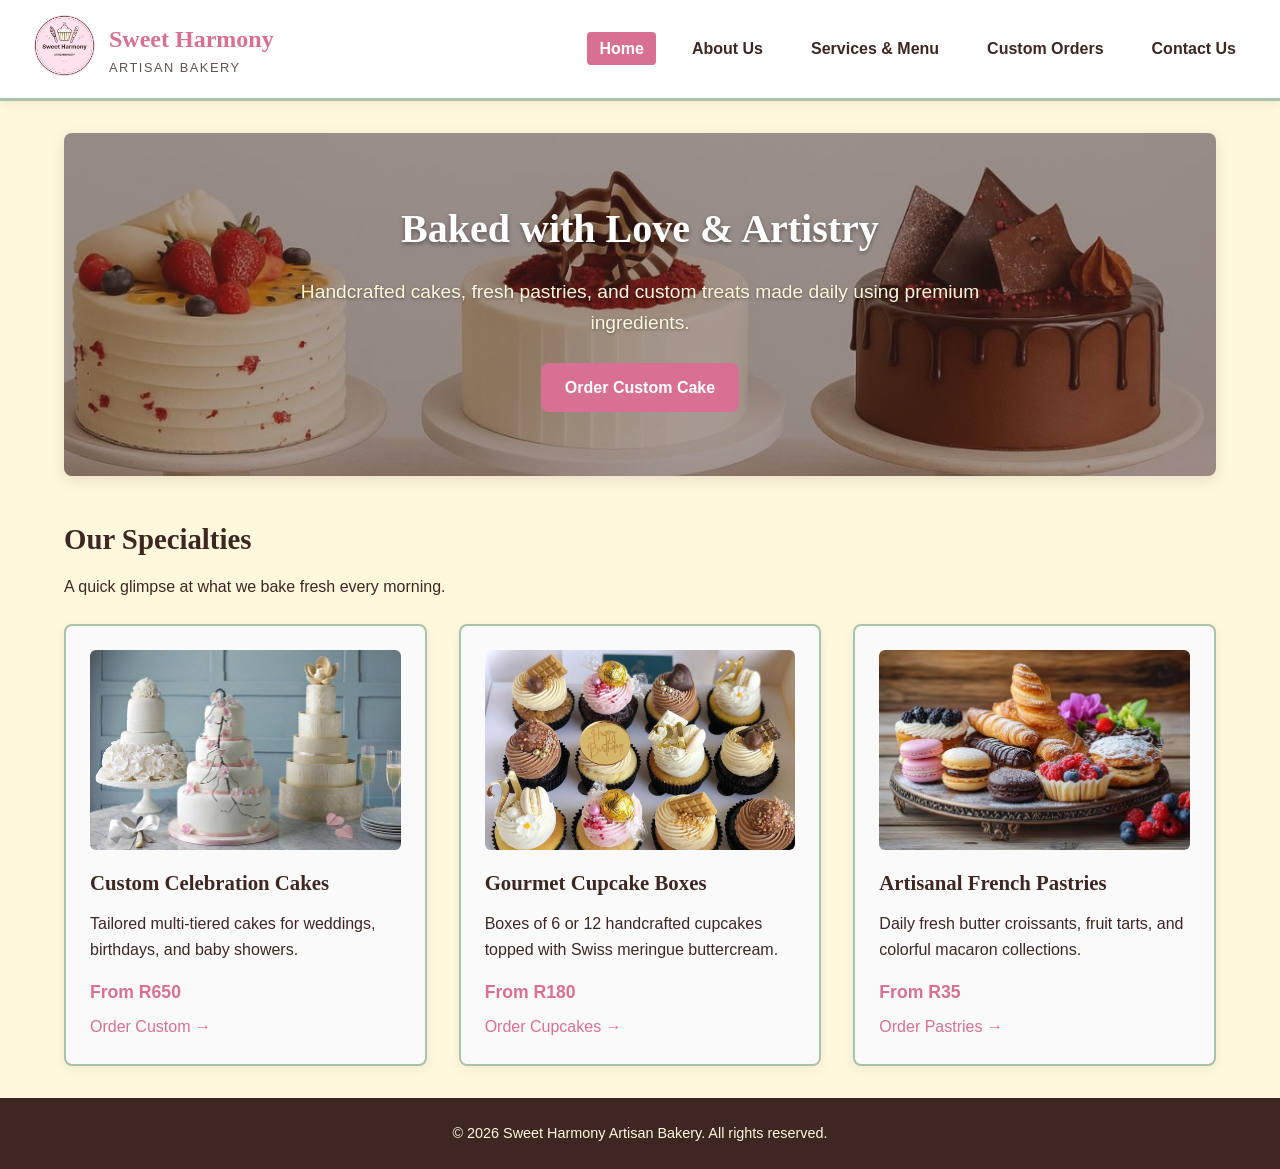
<file: index.html>
<!DOCTYPE html>
<html lang="en">
<head>
    <meta charset="UTF-8">
    <meta name="viewport" content="width=device-width, initial-scale=1.0">
    <!-- SEO Meta Tags -->
    <title>Sweet Harmony Artisan Bakery | Handcrafted Cakes & Pastries</title>
    <meta name="description" content="Welcome to Sweet Harmony Artisan Bakery. Order custom celebration cakes, gourmet cupcake boxes, and artisanal French pastries made fresh daily in Johannesburg.">
    <meta name="keywords" content="artisan bakery, custom celebration cakes, gourmet cupcakes, French pastries, Sweet Harmony Bakery Johannesburg">
    <!-- External Centralized Stylesheet (Section 2.1) -->
    <link rel="stylesheet" href="css/styles.css">
</head>
<body>

    <!-- ================================================================= -->
    <!-- HEADER & NAVIGATION SECTION                                       -->
    <!-- Contains brand logo, subtitle tagline, and main site menu links   -->
    <!-- ================================================================= -->
    <header>
        <div class="brand-container">
            <a href="index.html">
                <img src="images/logo.png" alt="Sweet Harmony Artisan Bakery Logo" class="site-logo">
            </a>
            <div class="logo-container">
                <h1>Sweet Harmony</h1>
                <p>Artisan Bakery</p>
            </div>
        </div>
        <nav class="main-nav">
            <ul>
                <li><a href="index.html" class="active">Home</a></li>
                <li><a href="about.html">About Us</a></li>
                <li><a href="services.html">Services & Menu</a></li>
                <li><a href="enquiry.html">Custom Orders</a></li>
                <li><a href="contact.html">Contact Us</a></li>
            </ul>
        </nav>
    </header>

    <!-- ================================================================= -->
    <!-- MAIN CONTENT AREA - HERO & FEATURED SPECIALTIES                   -->
    <!-- ================================================================= -->
    <main class="page-content">
        
        <!-- Hero Showcase Banner -->
        <section class="hero-section">
            <div class="hero-overlay">
                <div class="hero-content">
                    <h1>Baked with Love &amp; Artistry</h1>
                    <p>Handcrafted cakes, fresh pastries, and custom treats made daily using premium ingredients.</p>
                    <a href="enquiry.html" class="cta-button">Order Custom Cake</a>
                </div>
            </div>
        </section>

        <!-- Featured Product Categories Grid -->
        <section class="featured-section">
            <h2>Our Specialties</h2>
            <p class="subtitle">A quick glimpse at what we bake fresh every morning.</p>

            <div class="card-grid">

                <!-- Specialty 1: Custom Celebration Cakes -->
                <article class="card">
                    <img src="images/custom-cakes.jpg" alt="Custom Celebration Cakes" class="responsive-img">
                    <h3>Custom Celebration Cakes</h3>
                    <p>Tailored multi-tiered cakes for weddings, birthdays, and baby showers.</p>
                    <span class="price">From R650</span>
                    <a href="enquiry.html" class="card-link">Order Custom &rarr;</a>
                </article>

                <!-- Specialty 2: Gourmet Cupcake Boxes -->
                <article class="card">
                    <img src="images/cupcakes.jpg" alt="Gourmet Cupcake Boxes" class="responsive-img">
                    <h3>Gourmet Cupcake Boxes</h3>
                    <p>Boxes of 6 or 12 handcrafted cupcakes topped with Swiss meringue buttercream.</p>
                    <span class="price">From R180</span>
                    <a href="enquiry.html" class="card-link">Order Cupcakes &rarr;</a>
                </article>

                <!-- Specialty 3: Artisanal French Pastries -->
                <article class="card">
                    <img src="images/pastries.jpg" alt="Artisanal French Pastries" class="responsive-img">
                    <h3>Artisanal French Pastries</h3>
                    <p>Daily fresh butter croissants, fruit tarts, and colorful macaron collections.</p>
                    <span class="price">From R35</span>
                    <a href="enquiry.html" class="card-link">Order Pastries &rarr;</a>
                </article>

            </div>
        </section>
    </main>

    <!-- ================================================================= -->
    <!-- FOOTER SECTION                                                    -->
    <!-- Global site copyright notice                                      -->
    <!-- ================================================================= -->
    <footer>
        <p>&copy; 2026 Sweet Harmony Artisan Bakery. All rights reserved.</p>
    </footer>

    <!-- Global JavaScript File -->
    <script src="js/main.js"></script>
</body>
</html>
</file>
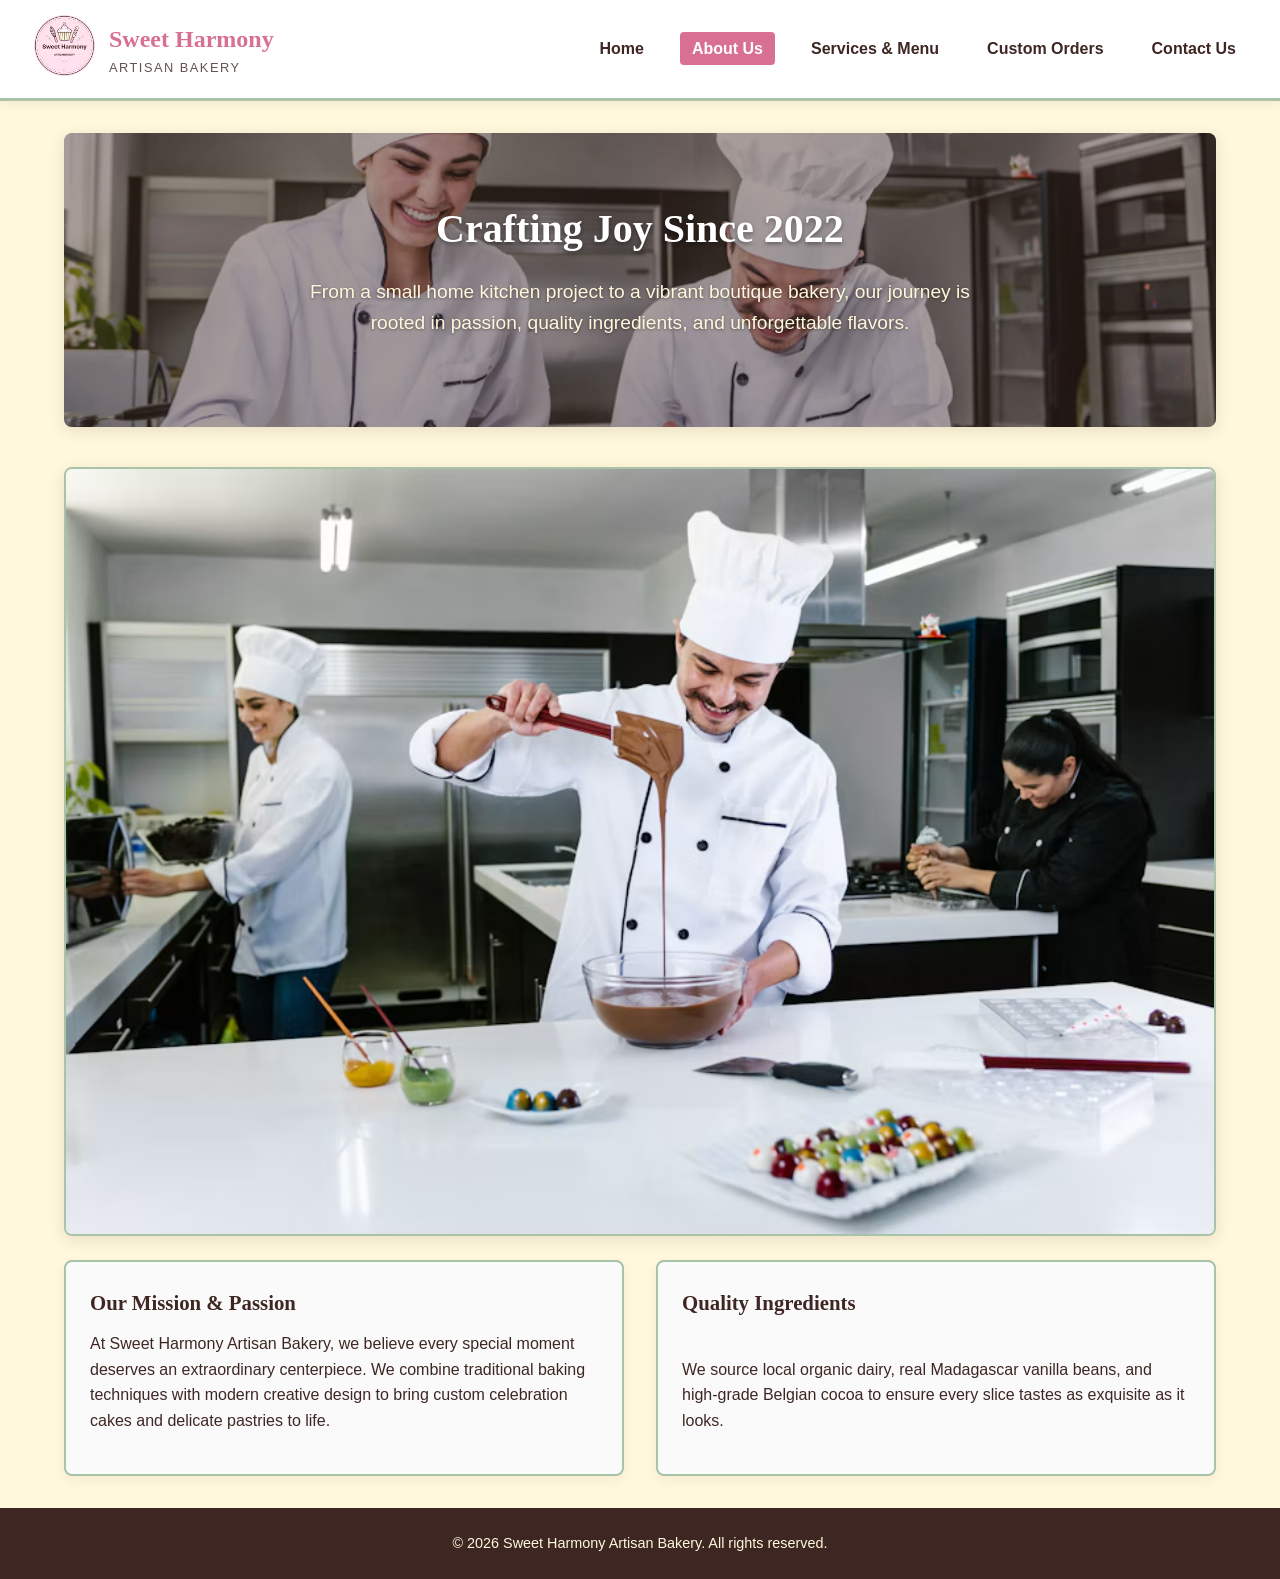
<file: about.html>
<!DOCTYPE html>
<html lang="en">
<head>
    <meta charset="UTF-8">
    <meta name="viewport" content="width=device-width, initial-scale=1.0">
    <!-- SEO Meta Tags -->
    <title>Our Story & Mission | Sweet Harmony Artisan Bakery</title>
    <meta name="description" content="Discover the story behind Sweet Harmony Artisan Bakery. Learn about our passion for baking, quality organic ingredients, and custom celebration cakes since 2022.">
    <meta name="keywords" content="bakery story, Sweet Harmony history, artisan bakery mission, quality ingredients, about us bakery">
    <link rel="stylesheet" href="css/styles.css">
</head>
<body>

    <!-- ================================================================= -->
    <!-- HEADER & NAVIGATION SECTION                                       -->
    <!-- ================================================================= -->
    <header>
        <div class="brand-container">
            <a href="index.html">
                <img src="images/logo.png" alt="Sweet Harmony Artisan Bakery Logo" class="site-logo">
            </a>
            <div class="logo-container">
                <h1>Sweet Harmony</h1>
                <p>Artisan Bakery</p>
            </div>
        </div>
        <nav class="main-nav">
            <ul>
                <li><a href="index.html">Home</a></li>
                <li><a href="about.html" class="active">About Us</a></li>
                <li><a href="services.html">Services & Menu</a></li>
                <li><a href="enquiry.html">Custom Orders</a></li>
                <li><a href="contact.html">Contact Us</a></li>
            </ul>
        </nav>
    </header>

    <!-- ================================================================= -->
    <!-- MAIN CONTENT AREA - ABOUT US                                      -->
    <!-- ================================================================= -->
    <main class="page-content">
    
        <section class="about-hero">
            <div class="hero-overlay">
                <div class="hero-content">
                    <h2>Crafting Joy Since 2022</h2>
                    <p>From a small home kitchen project to a vibrant boutique bakery, our journey is rooted in passion, quality ingredients, and unforgettable flavors.</p>
                </div>
            </div>
        </section>

        <!-- Bakery Interior Showcase Image -->
        <div class="about-showcase">
            <img src="images/bakery-interior.jpg" alt="Sweet Harmony Artisan Bakery Interior" class="showcase-img">
        </div>

        <section class="about-details card-grid">
            <article class="card">
                <h3>Our Mission &amp; Passion</h3>
                <p>At Sweet Harmony Artisan Bakery, we believe every special moment deserves an extraordinary centerpiece. We combine traditional baking techniques with modern creative design to bring custom celebration cakes and delicate pastries to life.</p>
            </article>

            <article class="card">
                <h3>Quality Ingredients</h3>
                <p>We source local organic dairy, real Madagascar vanilla beans, and high-grade Belgian cocoa to ensure every slice tastes as exquisite as it looks.</p>
            </article>
        </section>

    </main>

    <!-- ================================================================= -->
    <!-- FOOTER SECTION                                                    -->
    <!-- ================================================================= -->
    <footer>
        <p>&copy; 2026 Sweet Harmony Artisan Bakery. All rights reserved.</p>
    </footer>

    <script src="js/main.js"></script>
</body>
</html>
</file>
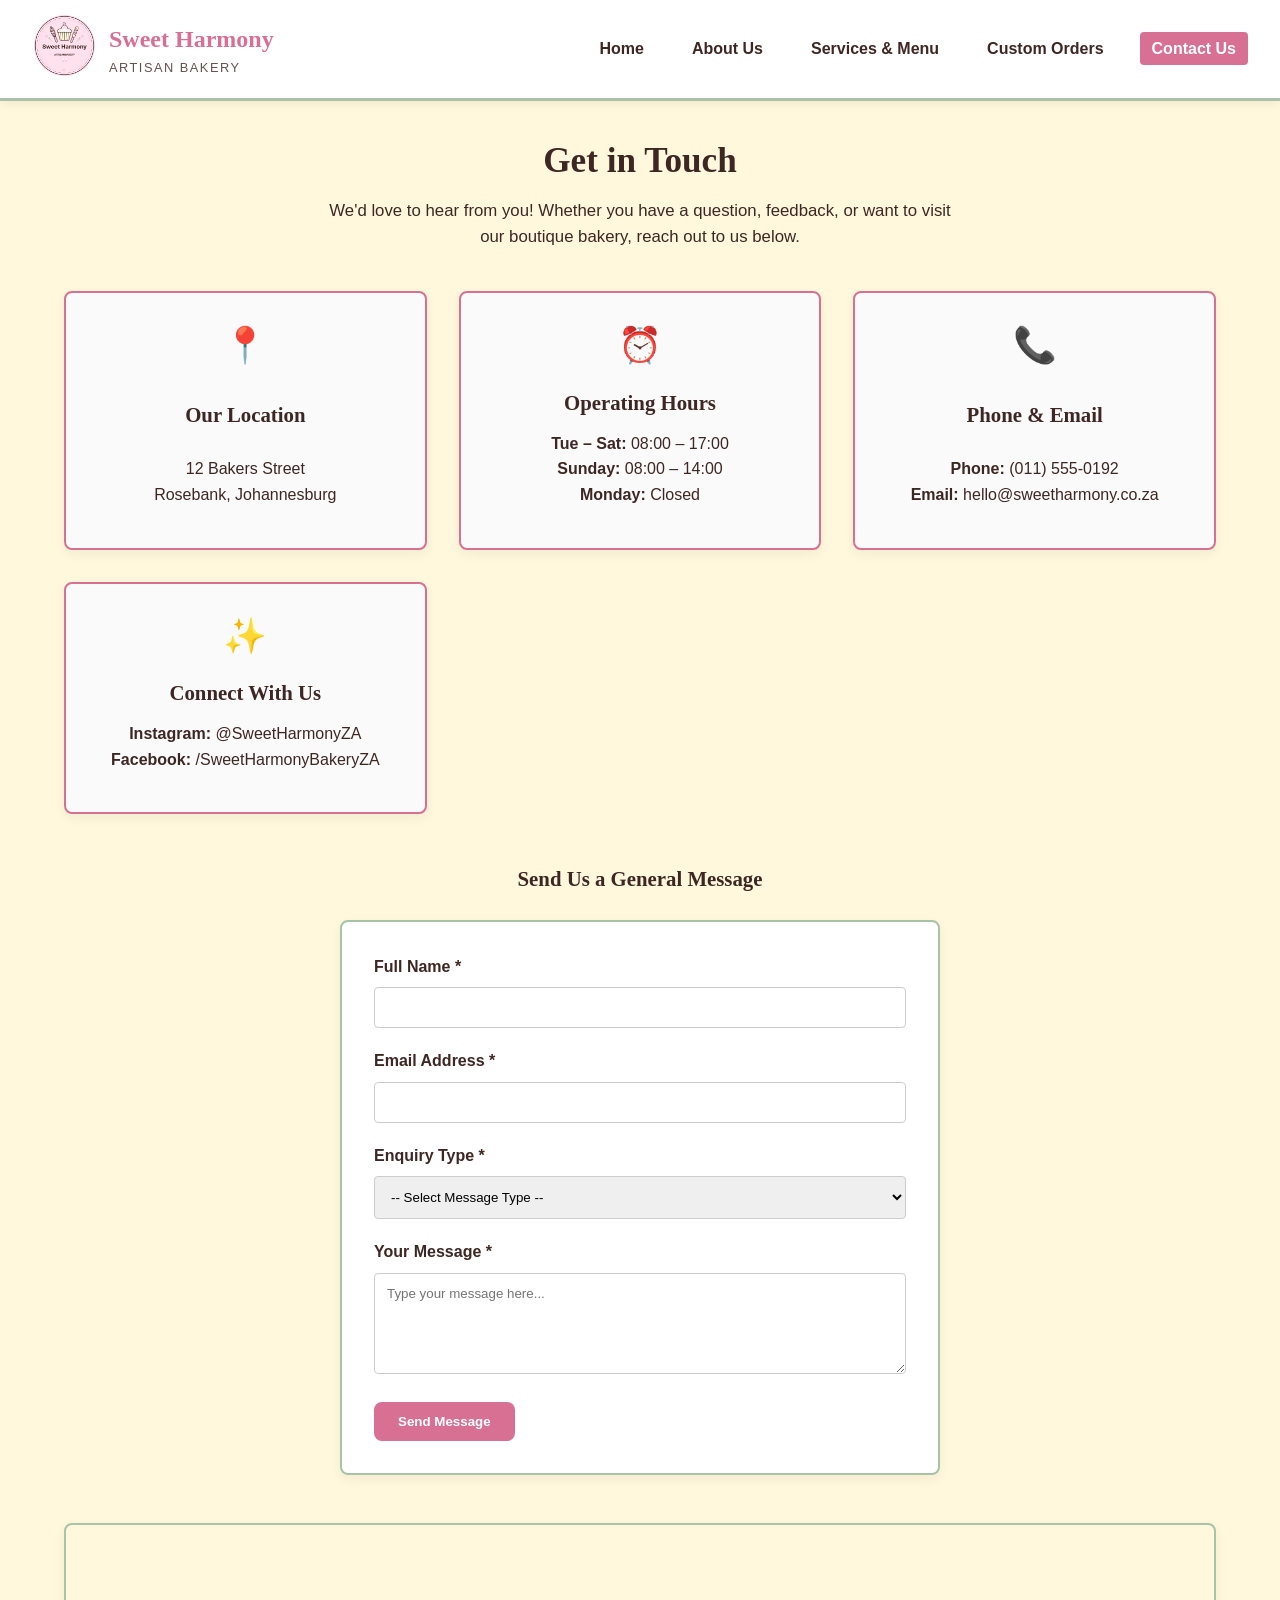
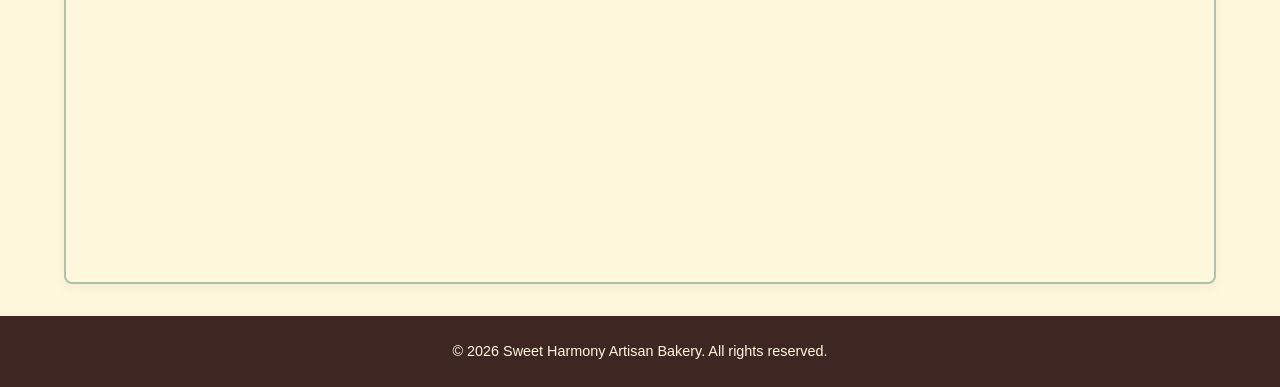
<file: contact.html>
<!DOCTYPE html>
<html lang="en">
<head>
    <meta charset="UTF-8">
    <meta name="viewport" content="width=device-width, initial-scale=1.0">
    <!-- SEO Meta Tags -->
    <title>Contact Us & Location | Sweet Harmony Artisan Bakery</title>
    <meta name="description" content="Get in touch with Sweet Harmony Artisan Bakery in Rosebank, Johannesburg. Send us a general message, find our operating hours, phone number, and location map.">
    <meta name="keywords" content="contact bakery, Sweet Harmony Rosebank, bakery operating hours, bakery address Johannesburg, send message">
    <link rel="stylesheet" href="css/styles.css">
</head>
<body>

    <!-- ================================================================= -->
    <!-- HEADER & NAVIGATION SECTION                                       -->
    <!-- ================================================================= -->
    <header>
      <div class="brand-container">
        <a href="index.html">
          <img src="images/logo.png" alt="Sweet Harmony Artisan Bakery Logo" class="site-logo">
        </a>
        <div class="logo-container">
          <h1>Sweet Harmony</h1>
          <p>Artisan Bakery</p>
        </div>
      </div>
      <nav class="main-nav">
        <ul>
          <li><a href="index.html">Home</a></li>
          <li><a href="about.html">About Us</a></li>
          <li><a href="services.html">Services & Menu</a></li>
          <li><a href="enquiry.html">Custom Orders</a></li>
          <li><a href="contact.html" class="active">Contact Us</a></li>
        </ul>
      </nav>
    </header>

    <!-- ================================================================= -->
    <!-- MAIN CONTENT AREA - CONTACT CARDS, FORM & MAP                     -->
    <!-- ================================================================= -->
    <main class="page-content">
        <section class="contact-header">
            <h2>Get in Touch</h2>
            <p>We'd love to hear from you! Whether you have a question, feedback, or want to visit our boutique bakery, reach out to us below.</p>
        </section>

        <!-- Contact Cards Container Grid -->
        <div class="card-grid contact-grid">
            <!-- Location Card -->
            <div class="card contact-card">
                <div class="card-icon">📍</div>
                <h3>Our Location</h3>
                <p>12 Bakers Street<br>Rosebank, Johannesburg</p>
            </div>

            <!-- Hours Card -->
            <div class="card contact-card">
                <div class="card-icon">⏰</div>
                <h3>Operating Hours</h3>
                <p><strong>Tue – Sat:</strong> 08:00 – 17:00<br>
                   <strong>Sunday:</strong> 08:00 – 14:00<br>
                   <strong>Monday:</strong> Closed</p>
            </div>

            <!-- Phone & Email Card -->
            <div class="card contact-card">
                <div class="card-icon">📞</div>
                <h3>Phone &amp; Email</h3>
                <p><strong>Phone:</strong> (011) 555-0192<br>
                   <strong>Email:</strong> hello@sweetharmony.co.za</p>
            </div>

            <!-- Social Media Card -->
            <div class="card contact-card">
                <div class="card-icon">✨</div>
                <h3>Connect With Us</h3>
                <p><strong>Instagram:</strong> @SweetHarmonyZA<br>
                   <strong>Facebook:</strong> /SweetHarmonyBakeryZA</p>
            </div>
        </div>

        <!-- General Contact Form Section (Part 3 Requirement) -->
        <section class="contact-form-section">
            <h3 style="text-align: center; margin-bottom: 1.5rem;">Send Us a General Message</h3>
            <form id="contactForm" class="enquiry-form">
                <div class="form-group">
                    <label for="contact-name">Full Name *</label>
                    <input type="text" id="contact-name" name="name" required>
                </div>

                <div class="form-group">
                    <label for="contact-email">Email Address *</label>
                    <input type="email" id="contact-email" name="email" required>
                </div>

                <div class="form-group">
                    <label for="msg-type">Enquiry Type *</label>
                    <select id="msg-type" name="msgType" required>
                        <option value="" disabled selected>-- Select Message Type --</option>
                        <option value="General Query">General Bakery Query</option>
                        <option value="Feedback / Compliment">Feedback or Compliment</option>
                        <option value="Partnership / Event">Partnership / Event Inquiry</option>
                        <option value="Other">Other</option>
                    </select>
                </div>

                <div class="form-group">
                    <label for="contact-message">Your Message *</label>
                    <textarea id="contact-message" name="message" rows="5" placeholder="Type your message here..." required></textarea>
                </div>

                <div id="contactFeedback" class="form-feedback" style="display: none;"></div>

                <button type="submit" class="submit-btn">Send Message</button>
            </form>
        </section>

        <!-- Google Maps Location iFrame Embed -->
        <div class="map-container" style="margin-top: 3rem;">
            <iframe 
                src="https://www.google.com/maps/embed?pb=!1m18!1m12!1m3!1d3581.517316744047!2d28.038318!3d-26.145622!2m3!10f0!2f0!3f0!3m2!1i1024!2i768!4f13.1!3m3!1m2!1s0x1e950c9354e60155%3A0x6b447669041a9416!2sRosebank%2C%20Johannesburg!5e0!3m2!1sen!2sza!4v1710000000000!5m2!1sen!2sza" 
                width="100%" 
                height="350" 
                style="border:0;" 
                allowfullscreen="" 
                loading="lazy" 
                referrerpolicy="no-referrer-when-downgrade" 
                title="Sweet Harmony Bakery Location">
            </iframe>
        </div>
    </main>

    <!-- ================================================================= -->
    <!-- FOOTER SECTION                                                    -->
    <!-- ================================================================= -->
    <footer>
        <p>&copy; 2026 Sweet Harmony Artisan Bakery. All rights reserved.</p>
    </footer>

    <script src="js/main.js"></script>
</body>
</html>
</file>
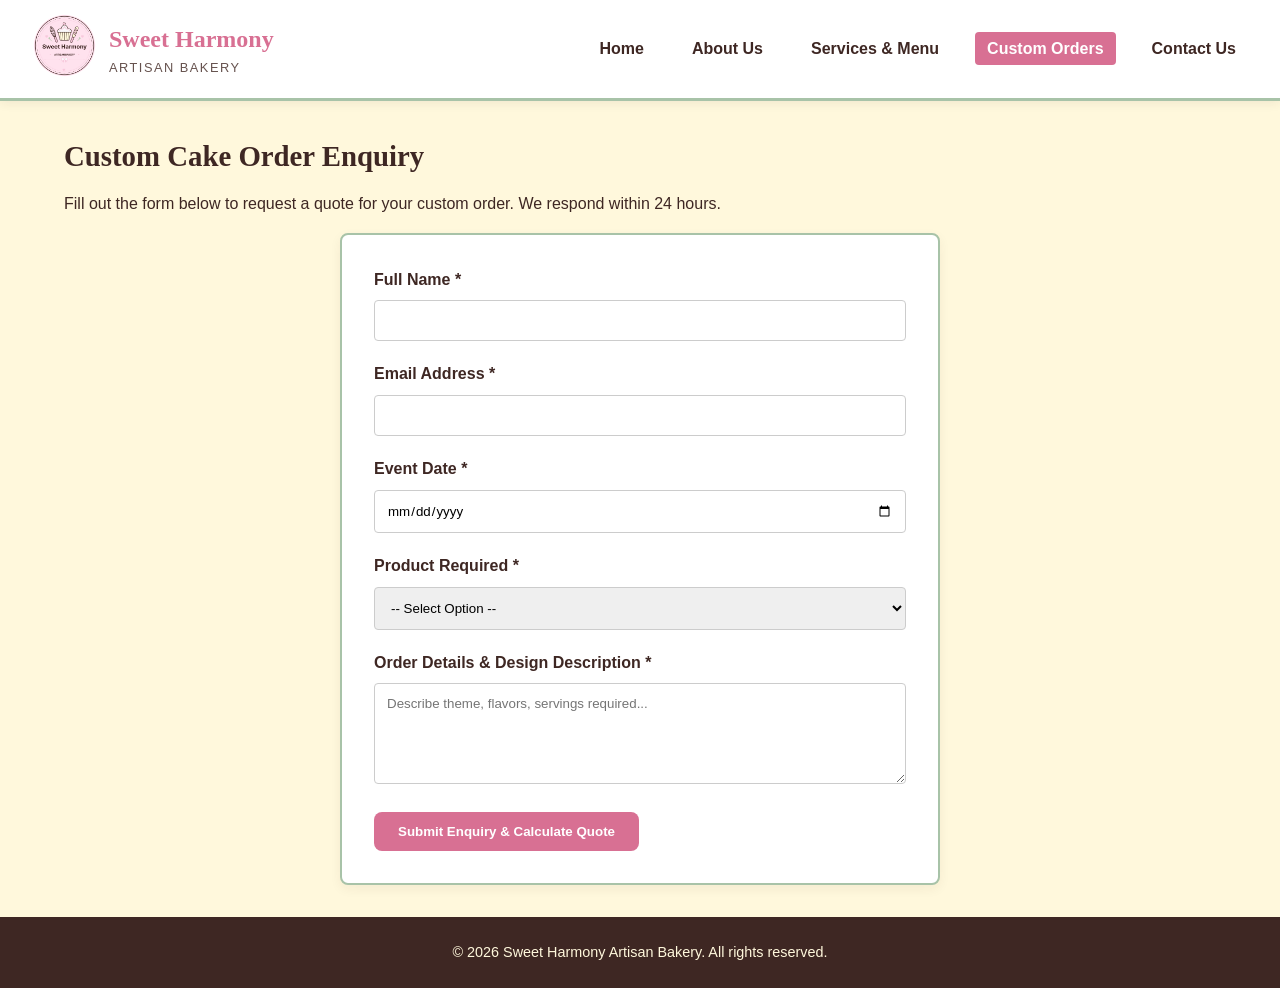
<file: enquiry.html>
<!DOCTYPE html>
<html lang="en">
<head>
    <meta charset="UTF-8">
    <meta name="viewport" content="width=device-width, initial-scale=1.0">
    <!-- SEO Meta Tags -->
    <title>Custom Order Enquiry | Sweet Harmony Artisan Bakery</title>
    <meta name="description" content="Submit your custom cake and pastry order enquiries at Sweet Harmony Artisan Bakery. Get fast quotes for custom celebration cakes, cupcakes, and dessert tables.">
    <meta name="keywords" content="custom cake order, bakery enquiry, custom celebration cakes, Sweet Harmony Bakery orders">
    <link rel="stylesheet" href="css/styles.css">
</head>
<body>

    <!-- ================================================================= -->
    <!-- HEADER & NAVIGATION SECTION                                       -->
    <!-- ================================================================= -->
    <header>
      <div class="brand-container">
        <a href="index.html">
          <img src="images/logo.png" alt="Sweet Harmony Artisan Bakery Logo" class="site-logo">
        </a>
        <div class="logo-container">
          <h1>Sweet Harmony</h1>
          <p>Artisan Bakery</p>
        </div>
      </div>
      <nav class="main-nav">
        <ul>
          <li><a href="index.html">Home</a></li>
          <li><a href="about.html">About Us</a></li>
          <li><a href="services.html">Services & Menu</a></li>
          <li><a href="enquiry.html" class="active">Custom Orders</a></li>
          <li><a href="contact.html">Contact Us</a></li>
        </ul>
      </nav>
    </header>

    <!-- ================================================================= -->
    <!-- MAIN CONTENT AREA - ENQUIRY FORM                                  -->
    <!-- ================================================================= -->
    <main class="page-content">
        <h2>Custom Cake Order Enquiry</h2>
        <p>Fill out the form below to request a quote for your custom order. We respond within 24 hours.</p>

        <!-- Form with ID and novalidate to handle custom JS client-side validation -->
        <form id="enquiryForm" action="#" method="post" class="enquiry-form" novalidate>
            <div class="form-group">
                <label for="fullname">Full Name *</label>
                <input type="text" id="fullname" name="fullname" required>
                <small class="error-message" id="nameError"></small>
            </div>

            <div class="form-group">
                <label for="email">Email Address *</label>
                <input type="email" id="email" name="email" required>
                <small class="error-message" id="emailError"></small>
            </div>

            <div class="form-group">
                <label for="event-date">Event Date *</label>
                <input type="date" id="event-date" name="event-date" required>
                <small class="error-message" id="dateError"></small>
            </div>

            <div class="form-group">
                <label for="product">Product Required *</label>
                <select id="product" name="product" required>
                    <option value="" disabled selected>-- Select Option --</option>
                    <option value="custom-cake">Custom Celebration Cake (R450 base)</option>
                    <option value="cupcake-box">Gourmet Cupcake Box (R180 base)</option>
                    <option value="french-pastries">Artisanal French Pastries (R220 base)</option>
                    <option value="other">Other / Dessert Table (R350 base)</option>
                </select>
                <small class="error-message" id="productError"></small>
            </div>

            <div class="form-group">
                <label for="details">Order Details &amp; Design Description *</label>
                <textarea id="details" name="details" rows="5" placeholder="Describe theme, flavors, servings required..." required></textarea>
                <small class="error-message" id="detailsError"></small>
            </div>

            <!-- Dynamic Feedback / Quote Display Area -->
            <div id="formFeedback" class="form-feedback" style="display: none;"></div>

            <button type="submit" class="submit-btn">Submit Enquiry & Calculate Quote</button>
        </form>
    </main>

    <!-- ================================================================= -->
    <!-- FOOTER SECTION                                                    -->
    <!-- ================================================================= -->
    <footer>
        <p>&copy; 2026 Sweet Harmony Artisan Bakery. All rights reserved.</p>
    </footer>

    <script src="js/main.js"></script>
</body>
</html>

<!-- Custom Modal Confirmation Overlay -->
    <div id="custom-modal" class="modal-overlay" aria-hidden="true" hidden>
        <div class="modal-card" role="dialog" aria-modal="true" aria-labelledby="modal-title">
            <h3 id="modal-title">Enquiry Submitted!</h3>
            <p id="modal-message"></p>
            <button id="modal-close-btn" type="button" class="btn-primary">Close</button>
        </div>
    </div>

    <script src="js/main.js"></script>
</body>
</html>
</file>
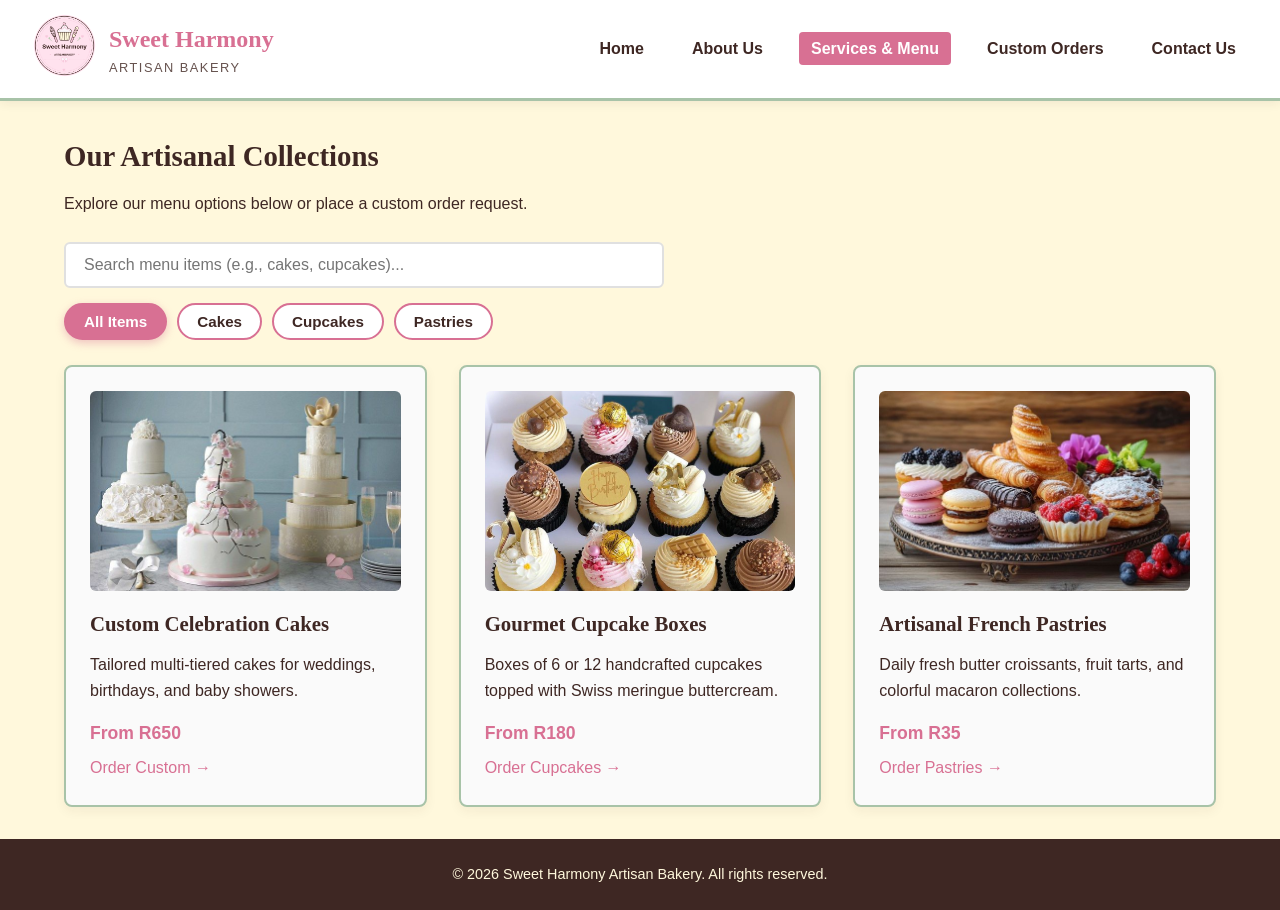
<file: services.html>
<!DOCTYPE html>
<html lang="en">
<head>
    <meta charset="UTF-8">
    <meta name="viewport" content="width=device-width, initial-scale=1.0">
    <!-- SEO Meta Tags -->
    <title>Services & Menu | Sweet Harmony Artisan Bakery</title>
    <meta name="description" content="Explore the artisanal bakery menu and services at Sweet Harmony. Search and filter custom celebration cakes, gourmet cupcakes, and French pastries.">
    <meta name="keywords" content="bakery menu, custom cakes, gourmet cupcakes, French pastries, Sweet Harmony services">
    <link rel="stylesheet" href="css/styles.css">
</head>
<body>

    <!-- ================================================================= -->
    <!-- HEADER & NAVIGATION SECTION                                       -->
    <!-- ================================================================= -->
    <header>
      <div class="brand-container">
        <a href="index.html">
          <img src="images/logo.png" alt="Sweet Harmony Artisan Bakery Logo" class="site-logo">
        </a>
        <div class="logo-container">
          <h1>Sweet Harmony</h1>
          <p>Artisan Bakery</p>
        </div>
      </div>
      <nav class="main-nav">
        <ul>
          <li><a href="index.html">Home</a></li>
          <li><a href="about.html">About Us</a></li>
          <li><a href="services.html" class="active">Services & Menu</a></li>
          <li><a href="enquiry.html">Custom Orders</a></li>
          <li><a href="contact.html">Contact Us</a></li>
        </ul>
      </nav>
    </header>

    <!-- ================================================================= -->
    <!-- MAIN CONTENT AREA - ARTISANAL SERVICES & PRODUCTS                 -->
    <!-- ================================================================= -->
    <main class="page-content">
        <h2>Our Artisanal Collections</h2>
        <p>Explore our menu options below or place a custom order request.</p>

        <!-- Dynamic Search & Filter Section (Part 3 Requirement) -->
        <div class="search-filter-container">
            <input type="text" id="searchInput" placeholder="Search menu items (e.g., cakes, cupcakes)..." class="search-input">
            <div class="filter-buttons">
                <button class="filter-btn active" data-filter="all">All Items</button>
                <button class="filter-btn" data-filter="cake">Cakes</button>
                <button class="filter-btn" data-filter="cupcake">Cupcakes</button>
                <button class="filter-btn" data-filter="pastry">Pastries</button>
            </div>
        </div>

        <div class="card-grid" id="productGrid">

            <article class="card" data-category="cake">
                <img src="images/custom-cakes.jpg" 
                    alt="Custom Celebration Cakes" 
                    class="responsive-img lightbox-trigger">
                <h3>Custom Celebration Cakes</h3>
                <p>Tailored multi-tiered cakes for weddings, birthdays, and baby showers.</p>
                <span class="price">From R650</span>
                <a href="enquiry.html" class="card-link">Order Custom &rarr;</a>
            </article>

            <article class="card" data-category="cupcake">
                <img src="images/cupcakes.jpg" 
                    alt="Gourmet Cupcakes" 
                    class="responsive-img lightbox-trigger">
                <h3>Gourmet Cupcake Boxes</h3>
                <p>Boxes of 6 or 12 handcrafted cupcakes topped with Swiss meringue buttercream.</p>
                <span class="price">From R180</span>
                <a href="enquiry.html" class="card-link">Order Cupcakes &rarr;</a>
            </article>

            <article class="card" data-category="pastry">
                <img src="images/pastries.jpg" 
                    alt="French Pastries" 
                    class="responsive-img lightbox-trigger">
                <h3>Artisanal French Pastries</h3>
                <p>Daily fresh butter croissants, fruit tarts, and colorful macaron collections.</p>
                <span class="price">From R35</span>
                <a href="enquiry.html" class="card-link">Order Pastries &rarr;</a>
            </article>

        </div>
    </main>

    <!-- Lightbox Modal Container (Part 3 Requirement) -->
    <div id="lightboxModal" class="lightbox-modal" style="display: none;">
        <span class="lightbox-close">&times;</span>
        <img class="lightbox-content" id="lightboxImg" alt="Enlarged view">
        <div id="lightboxCaption"></div>
    </div>

    <!-- ================================================================= -->
    <!-- FOOTER SECTION                                                    -->
    <!-- ================================================================= -->
    <footer>
        <p>&copy; 2026 Sweet Harmony Artisan Bakery. All rights reserved.</p>
    </footer>

    <script src="js/main.js"></script>
</body>
</html>
</file>
<file: css/styles.css>
/* ==========================================================================
   SWEET HARMONY ARTISAN BAKERY - MASTER STYLESHEET
   ==========================================================================
   Table of Contents:
   1. Design System & CSS Variables
   2. Global Resets & Base Typography
   3. Header & Navigation Bar
   4. Reusable Layout & Card Components
   5. Hero & Feature Sections
   6. Page-Specific Sections (About, Services, Enquiry, Contact)
   7. Interactive Form Controls & Buttons
   8. Search & Filter Bar (Part 3)
   9. Lightbox Modal Gallery (Part 3)
   10. Media Embeds (Google Maps)
   11. Footer Section
   12. Media Queries & Responsive Breakpoints
   13. Enhanced Accessibility Focus States (Feedback Fix)
   ========================================================================== */
   
/* ==========================================================================
   1. DESIGN SYSTEM & CSS VARIABLES
   Centralized color palette, font declarations, and border dimensions.
   ========================================================================== */
*, *::before, *::after {
    box-sizing: border-box;
    margin: 0;
    padding: 0;
}

:root {
    --primary-color: #d87093;      /* Main Accent Pink */
    --primary-hover: #a8c3a8;      /* Sage Green Hover Accent */
    --secondary-color: #3e2723;    /* Dark Chocolate Brown Headings */
    --bg-light: #fff8dc;           /* Warm Cream Body BG */
    --card-bg: #fafafa;            /* Off-white Card BG */
    --text-dark: #3e2723;          /* Dark Chocolate Body Text */
    --text-muted: #66524e;         /* Soft Chocolate Muted Text */
    --sage-accent: #a8c3a8;        /* Sage Green Accent */
    --font-heading: 'Georgia', serif;
    --font-body: 'Segoe UI', Tahoma, Geneva, Verdana, sans-serif;
    --border-radius: 8px;
    --transition: all 0.3s ease;
}

body {
    font-family: var(--font-body);
    font-size: 1rem;
    line-height: 1.6;
    color: var(--text-dark);
    background-color: var(--bg-light);
    display: flex;
    flex-direction: column;
    min-height: 100vh;
}

/* ==========================================================================
   2. GLOBAL RESETS & BASE TYPOGRAPHY
   ========================================================================== */
h1, h2, h3 {
    font-family: var(--font-heading);
    color: var(--secondary-color);
    margin-bottom: 0.75rem;
}

h1 { font-size: 2.2rem; }
h2 { font-size: 1.8rem; }
h3 { font-size: 1.3rem; }

p {
    margin-bottom: 1rem;
}

a {
    color: var(--primary-color);
    text-decoration: none;
    transition: var(--transition);
}

a:hover, a:focus {
    color: var(--primary-hover);
    text-decoration: underline;
}

/* ==========================================================================
   3. HEADER & NAVIGATION (FLEXBOX)
   ========================================================================== */
header {
    background-color: #ffffff;
    padding: 0.8rem 2rem;
    box-shadow: 0 2px 10px rgba(62, 39, 35, 0.08);
    border-bottom: 3px solid var(--sage-accent);
    display: flex;
    justify-content: space-between;
    align-items: center;
    flex-wrap: wrap;
}

.brand-container {
    display: flex;
    align-items: center;
    gap: 0.75rem;
}

.site-logo {
    width: 65px;
    height: 65px;
    object-fit: contain;
    transition: var(--transition);
}

.site-logo:hover {
    transform: scale(1.05);
}

.logo-container h1 {
    margin-bottom: 0;
    font-size: 1.5rem;
    color: var(--primary-color);
}

.logo-container p {
    font-size: 0.8rem;
    color: var(--text-muted);
    letter-spacing: 1.5px;
    text-transform: uppercase;
    margin-bottom: 0;
}

nav ul {
    display: flex;
    list-style: none;
    gap: 1.5rem;
    align-items: center;
}

nav a {
    font-weight: 600;
    padding: 0.5rem 0.75rem;
    border-radius: 4px;
    color: var(--secondary-color);
}

nav a.active {
    background-color: var(--primary-color);
    color: #ffffff !important;
    text-decoration: none;
}

nav a:hover {
    background-color: var(--sage-accent);
    color: var(--secondary-color) !important;
    text-decoration: none;
}

/* ==========================================================================
   4. LAYOUT & CONTENT STRUCTURE
   ========================================================================== */
.page-content {
    flex: 1;
    max-width: 1200px;
    width: 90%;
    margin: 2rem auto;
}

/* Hero Section with Image Background */
.hero-section {
    background-image: url('../images/hero-cake.jpg');
    background-size: cover;
    background-position: center;
    background-repeat: no-repeat;
    border-radius: var(--border-radius);
    overflow: hidden;
    margin-bottom: 2.5rem;
    box-shadow: 0 4px 15px rgba(62, 39, 35, 0.12);
}

.hero-overlay {
    background: rgba(62, 39, 35, 0.45);
    padding: 4rem 2rem;
    display: flex;
    justify-content: center;
    align-items: center;
    text-align: center;
}

.hero-content {
    max-width: 700px;
    color: #ffffff;
}

.hero-content h1, .hero-content h2 {
    color: #ffffff;
    font-size: 2.5rem;
    margin-bottom: 1rem;
    text-shadow: 0 2px 4px rgba(0, 0, 0, 0.4);
}

.hero-content p {
    font-size: 1.2rem;
    margin-bottom: 1.5rem;
    color: #fff8dc;
    text-shadow: 0 1px 3px rgba(0, 0, 0, 0.4);
}

.about-hero {
    background-image: url('../images/bakery-interior.png');
    background-size: cover;
    background-position: center;
    background-repeat: no-repeat;
    border-radius: var(--border-radius);
    overflow: hidden;
    margin-bottom: 2.5rem;
    box-shadow: 0 4px 15px rgba(62, 39, 35, 0.12);
}

/* About Page Image Showcase Styling */
.about-showcase {
    margin-top: 1.5rem;
    width: 100%;
}

.showcase-img {
    width: 100%;
    height: auto;
    display: block;
    border-radius: var(--border-radius);
    box-shadow: 0 4px 15px rgba(62, 39, 35, 0.12);
    border: 2px solid var(--sage-accent);
}

.cta-button, .submit-btn {
    display: inline-block;
    background-color: var(--primary-color);
    color: #ffffff;
    padding: 0.75rem 1.5rem;
    border: none;
    border-radius: var(--border-radius);
    font-weight: bold;
    cursor: pointer;
    transition: var(--transition);
}

.cta-button:hover, .submit-btn:hover,
.cta-button:focus, .submit-btn:focus {
    background-color: var(--sage-accent);
    color: var(--secondary-color);
    text-decoration: none;
}

/* Grid Layout for Cards */
.card-grid {
    display: grid;
    grid-template-columns: repeat(auto-fit, minmax(280px, 1fr));
    gap: 2rem;
    margin-top: 1.5rem;
}

.card {
    background-color: var(--card-bg);
    border-radius: var(--border-radius);
    padding: 1.5rem;
    border: 2px solid var(--sage-accent);
    box-shadow: 0 4px 12px rgba(62, 39, 35, 0.06);
    display: flex;
    flex-direction: column;
    justify-content: space-between;
    transition: var(--transition);
}

.card:hover {
    transform: translateY(-4px);
    box-shadow: 0 8px 18px rgba(62, 39, 35, 0.12);
}

.responsive-img {
    width: 100%;
    height: 200px;
    object-fit: cover;
    border-radius: 6px;
    margin-bottom: 1rem;
    cursor: pointer;
}

.price {
    font-weight: bold;
    color: var(--primary-color);
    font-size: 1.1rem;
    margin-bottom: 0.5rem;
    display: block;
}

/* Form Styling */
.enquiry-form {
    background: #ffffff;
    padding: 2rem;
    border-radius: var(--border-radius);
    border: 2px solid var(--sage-accent);
    box-shadow: 0 4px 12px rgba(62, 39, 35, 0.06);
    max-width: 600px;
    margin: 0 auto;
}

.form-group {
    margin-bottom: 1.25rem;
}

.form-group label {
    display: block;
    margin-bottom: 0.5rem;
    font-weight: 600;
}

.form-group input,
.form-group select,
.form-group textarea {
    width: 100%;
    padding: 0.75rem;
    border: 1px solid #ccc;
    border-radius: 4px;
    font-family: inherit;
}

.form-group input:focus,
.form-group select:focus,
.form-group textarea:focus {
    outline: none;
    border-color: var(--primary-color);
    box-shadow: 0 0 0 3px rgba(216, 112, 147, 0.2);
}

.error-message {
    color: #d9534f;
    font-size: 0.85rem;
    margin-top: 0.25rem;
    display: block;
}

.form-feedback {
    margin-top: 1rem;
    padding: 1rem;
    border-radius: 6px;
    font-size: 0.95rem;
}

.form-feedback.success {
    background-color: #e8f5e9;
    color: #2e7d32;
    border: 1px solid #a5d6a7;
}

.form-feedback.error {
    background-color: #ffebee;
    color: #c62828;
    border: 1px solid #ffcdd2;
}

/* ==========================================
   Contact Page Styles (Cohesive Theme)
   ========================================== */
.contact-header {
    text-align: center;
    margin-bottom: 2.5rem;
}

.contact-header h2 {
    color: var(--secondary-color);
    font-size: 2.2rem;
    margin-bottom: 0.5rem;
}

.contact-header p {
    color: var(--text-dark);
    font-size: 1.05rem;
    max-width: 650px;
    margin: 0 auto;
}

.contact-grid {
    margin-bottom: 3rem;
}

.card.contact-card {
    background-color: var(--card-bg) !important;
    border: 2px solid var(--primary-color) !important;
    color: var(--text-dark) !important;
    text-align: center;
    transition: var(--transition);
}

.card.contact-card h3 {
    color: var(--secondary-color) !important;
    font-family: var(--font-heading);
}

.card.contact-card p,
.card.contact-card strong {
    color: var(--text-dark) !important;
}

.card.contact-card:hover {
    transform: translateY(-4px);
    box-shadow: 0 8px 18px rgba(62, 39, 35, 0.12);
    border-color: var(--sage-accent) !important;
}

.card-icon {
    font-size: 2.2rem;
    margin-bottom: 0.75rem;
}

.map-container {
    width: 100%;
    border-radius: var(--border-radius);
    overflow: hidden;
    border: 2px solid var(--sage-accent);
    box-shadow: 0 4px 12px rgba(62, 39, 35, 0.06);
}

/* ==========================================================================
   8. SEARCH & FILTER BAR STYLING (Part 3)
   ========================================================================== */
.search-filter-container {
    margin: 25px 0;
    display: flex;
    flex-direction: column;
    gap: 15px;
    max-width: 600px;
}

.search-input {
    width: 100%;
    padding: 12px 18px;
    font-size: 1rem;
    border: 2px solid #e0e0e0;
    border-radius: 6px;
    outline: none;
    transition: border-color 0.3s ease;
    background-color: #ffffff;
    font-family: inherit;
}

.search-input:focus {
    border-color: var(--primary-color);
    box-shadow: 0 0 5px rgba(216, 112, 147, 0.3);
}

.filter-buttons {
    display: flex;
    flex-wrap: wrap;
    gap: 10px;
}

.filter-btn {
    background-color: #ffffff;
    color: var(--secondary-color);
    border: 2px solid var(--primary-color);
    padding: 8px 18px;
    font-size: 0.95rem;
    font-weight: 600;
    border-radius: 20px;
    cursor: pointer;
    transition: all 0.3s ease;
}

.filter-btn:hover {
    background-color: #fce4ec;
    color: var(--primary-color);
}

.filter-btn.active {
    background-color: var(--primary-color);
    color: #ffffff;
    box-shadow: 0 3px 8px rgba(216, 112, 147, 0.4);
}

/* ==========================================================================
   9. LIGHTBOX MODAL GALLERY (Part 3)
   ========================================================================== */
.lightbox-modal {
    display: none;
    position: fixed;
    z-index: 9999;
    inset: 0;
    width: 100%;
    height: 100%;
    background-color: rgba(0, 0, 0, 0.85);
    justify-content: center;
    align-items: center;
    flex-direction: column;
}

.lightbox-content {
    max-width: 85%;
    max-height: 75vh;
    border-radius: 8px;
    box-shadow: 0 5px 25px rgba(0, 0, 0, 0.5);
    border: 3px solid var(--primary-color);
}

#lightboxCaption {
    color: #ffffff;
    margin-top: 15px;
    font-size: 1.1rem;
    font-family: var(--font-heading);
    text-align: center;
}

.lightbox-close {
    position: absolute;
    top: 25px;
    right: 35px;
    color: #ffffff;
    font-size: 40px;
    font-weight: bold;
    cursor: pointer;
    transition: color 0.2s ease;
}

.lightbox-close:hover {
    color: var(--primary-color);
}

/* ==========================================================================
   11. FOOTER
   ========================================================================== */
footer {
    background-color: var(--secondary-color);
    color: var(--bg-light);
    text-align: center;
    padding: 1.5rem;
    margin-top: auto;
}

footer p {
    margin-bottom: 0;
    font-size: 0.9rem;
}

/* ==========================================================================
   12. RESPONSIVE BREAKPOINTS (MEDIA QUERIES)
   ========================================================================== */
/* Mobile Devices (< 768px) */
@media (max-width: 767px) {
    body {
        font-size: 0.95rem;
        line-height: 1.5;
    }

    header {
        flex-direction: column;
        align-items: center;
        gap: 1rem;
        text-align: center;
        padding: 1rem;
    }

    .brand-container {
        flex-direction: column;
    }

    nav ul {
        flex-direction: column;
        gap: 0.5rem;
        width: 100%;
        text-align: center;
    }

    nav a {
        display: block;
        padding: 0.5rem 1rem;
    }

    h1 { font-size: 1.6rem; }
    h2 { font-size: 1.35rem; }
    h3 { font-size: 1.15rem; }

    p {
        margin-bottom: 0.85rem;
    }

    .page-content {
        width: 92%;
        margin: 1.25rem auto;
    }

    .hero-content h1, .hero-content h2 {
        font-size: 1.6rem;
    }

    .hero-overlay {
        padding: 2.5rem 1rem;
    }

    .showcase-img {
        height: 220px;
    }

    .card-grid {
        grid-template-columns: 1fr;
        gap: 1.25rem;
    }
}
/* Tablet Devices (768px - 1024px) */
@media (min-width: 768px) and (max-width: 1024px) {
    .page-content {
        width: 95%;
    }

    .card-grid {
        grid-template-columns: repeat(2, 1fr);
    }
}

/* ==========================================================================
   13. ENHANCED ACCESSIBILITY & VISIBLE FOCUS STATES (Feedback Fix)
   ========================================================================== */
a:focus,
button:focus,
.cta-button:focus, 
.submit-btn:focus,
.filter-btn:focus,
.search-input:focus,
.form-group input:focus,
.form-group select:focus,
.form-group textarea:focus {
    outline: none !important;
    border-color: var(--primary-color) !important;
    box-shadow: 0 0 0 4px rgba(216, 112, 147, 0.35) !important;
}

/* Custom Centered Modal Dialog */
.modal-overlay {
    position: fixed;
    top: 0;
    left: 0;
    width: 100vw;
    height: 100vh;
    background: rgba(0, 0, 0, 0.55);
    display: flex;
    align-items: center;
    justify-content: center;
    z-index: 2000;
}

.modal-overlay[hidden] {
    display: none;
}

.modal-card {
    background-color: #FFFFFF;
    padding: 30px 24px;
    border-radius: 12px;
    max-width: 440px;
    width: 90%;
    text-align: center;
    border: 2px solid #D87093;
    box-shadow: 0 10px 25px rgba(0, 0, 0, 0.25);
}

.modal-card h3 {
    margin-top: 0;
    color: #3E2723;
    font-size: 1.5rem;
}

.modal-card p {
    color: #4A4A4A;
    margin: 16px 0 24px;
    line-height: 1.5;
    font-size: 1rem;
}

.modal-card .btn-primary {
    background-color: #D87093;
    color: #FFFFFF;
    border: none;
    padding: 10px 24px;
    border-radius: 6px;
    font-weight: 600;
    cursor: pointer;
    font-size: 1rem;
    transition: background-color 0.2s ease;
}

.modal-card .btn-primary:hover {
    background-color: #C86D7C;
}
</file>
